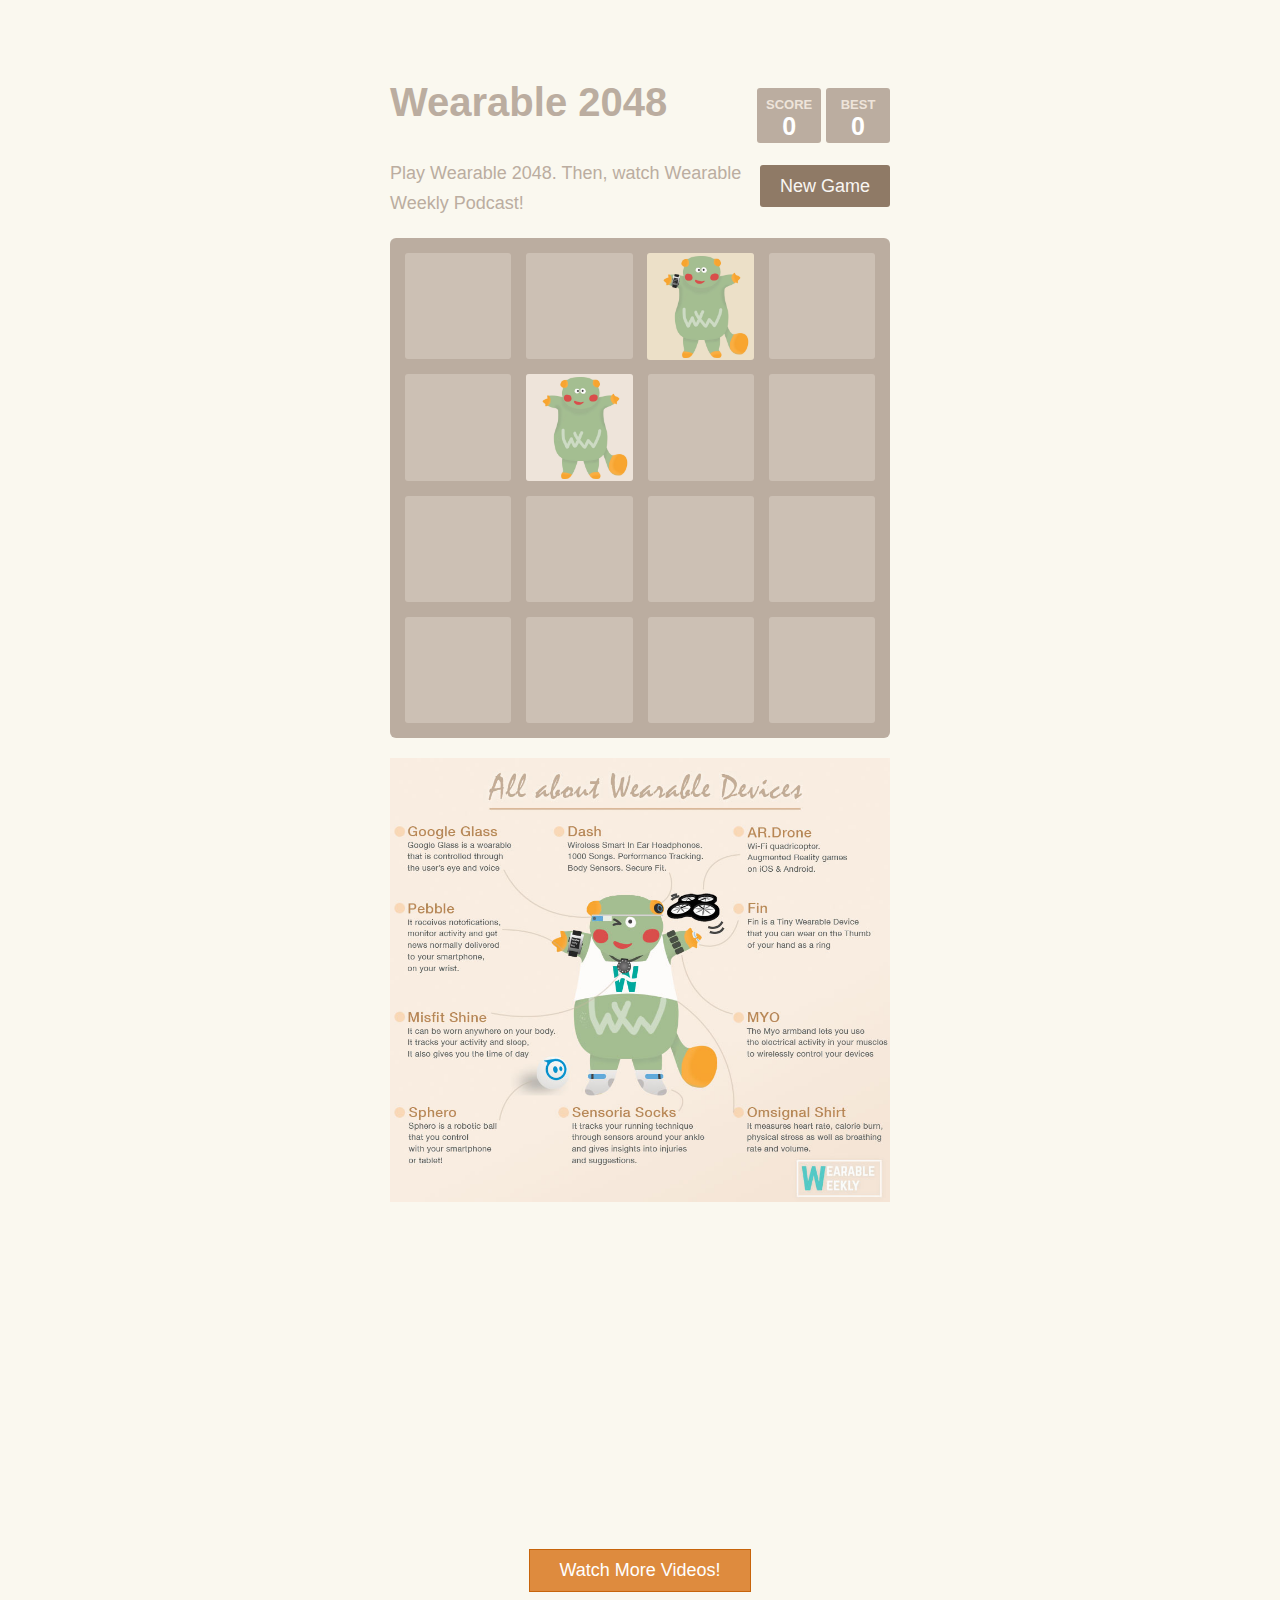
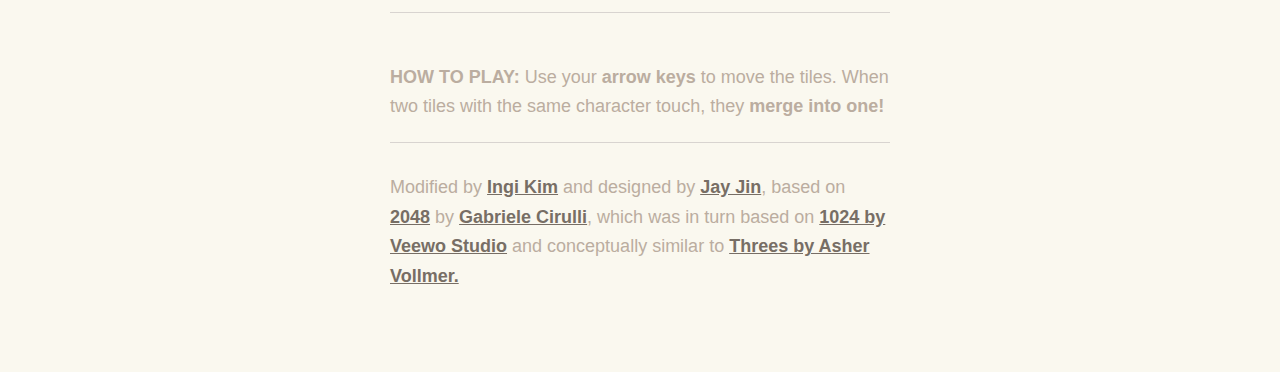
<file: index.html>
<!DOCTYPE html>
<html lang="en" manifest="cache.appcache">
<head>
  <meta charset="utf-8">
  <title>Wearable 2048</title>

  <link href="style/main.css" rel="stylesheet" type="text/css">
  <link href='http://fonts.googleapis.com/css?family=Source+Code+Pro:400,600,700' rel='stylesheet' type='text/css'>
  <link rel="shortcut icon" href="favicon.ico">
  <link rel="apple-touch-icon" href="meta/apple-touch-icon.png">
  <meta name="apple-mobile-web-app-capable" content="yes">
  <meta name="keywords" content="Google Glass, Wearable Device, All About Wearable Technology, Wearable Weekly">
  <meta name="apple-mobile-web-app-status-bar-style" content="black">

  <meta name="HandheldFriendly" content="True">
  <meta name="MobileOptimized" content="320">
  <meta name="viewport" content="width=device-width, target-densitydpi=160dpi, initial-scale=1.0, maximum-scale=1, user-scalable=no, minimal-ui">
  <meta name="format-detection" content="telephone=no" />

  <meta property="og:title" content="2048 game"/>
  <meta property="og:site_name" content="Play Wearable Weekly 2048. Then, watch Wearable Weekly about google glass and wearable technology!"/>
  <meta property="og:image" content="http://gabrielecirulli.github.io/2048/meta/og_image.png"/>
</head>
<body>

<!-- facebook like -->
<div id="fb-root"></div>
<script>(function(d, s, id) {
  var js, fjs = d.getElementsByTagName(s)[0];
  if (d.getElementById(id)) return;
  js = d.createElement(s); js.id = id;
  js.src = "//connect.facebook.net/en_US/sdk.js#xfbml=1&appId=656957347711030&version=v2.0";
  fjs.parentNode.insertBefore(js, fjs);
}(document, 'script', 'facebook-jssdk'));</script>

  <div class="container">
    <div class="heading">
      <h1 class="title">Wearable 2048</h1>
      <div class="scores-container">
        <div class="score-container">0</div>
        <div class="best-container">0</div>
      </div>
    </div>

    <div class="above-game">
      <p class="game-intro">
      <a class="restart-button">New Game</a>
      Play Wearable 2048. Then, watch Wearable Weekly Podcast!
      </p>

      
    </div>

    <div class="game-container">
      <div class="game-message">
        <p></p>
        <div class="lower">
          <a href="http://www.youtube.com/channel/UCeel7z4J9R4PCyPKdz3_8pQ/featured" class="learn learn-low">Watch the Videos!</a>
          <a class="retry-button">Play Again</a>
          <div class="score-sharing"></div>
        </div>
      </div>

      <div class="grid-container">
        <div class="grid-row">
          <div class="grid-cell"></div>
          <div class="grid-cell"></div>
          <div class="grid-cell"></div>
          <div class="grid-cell"></div>
        </div>
        <div class="grid-row">
          <div class="grid-cell"></div>
          <div class="grid-cell"></div>
          <div class="grid-cell"></div>
          <div class="grid-cell"></div>
        </div>
        <div class="grid-row">
          <div class="grid-cell"></div>
          <div class="grid-cell"></div>
          <div class="grid-cell"></div>
          <div class="grid-cell"></div>
        </div>
        <div class="grid-row">
          <div class="grid-cell"></div>
          <div class="grid-cell"></div>
          <div class="grid-cell"></div>
          <div class="grid-cell"></div>
        </div>
      </div>

      <div class="tile-container">

      </div>
    </div>
    <div class="wearable-infographic">
      <img class="wearable" src="style/ww_infographic.jpg">
    </div>
    <div class="video-container">
      <iframe width="560" height="315" src="https://www.youtube.com/embed/ManSkmTM0YA?rel=0" frameborder="0" allowfullscreen></iframe>
    </div>
    <a class="learn" href="http://www.youtube.com/channel/UCeel7z4J9R4PCyPKdz3_8pQ/featured">Watch More Videos!</a>
    
    <hr>
    <p class="game-explanation">
      <strong class="important">How to play:</strong> Use your <strong>arrow keys</strong> to move the tiles. When two tiles with the same character touch, they <strong>merge into one!</strong>
    </p>
    <hr>
    <p>
    Modified by <a class="modify" href="http://ingikim.com/" target="_blank">Ingi Kim</a> and designed by <a class="modify" href="http://milooy.wordpress.com/">Jay Jin</a>, based on <a class="modify" href="http://gabrielecirulli.github.io/2048/">2048</a> by <a class="modify" href="http://gabrielecirulli.com" target="_blank">Gabriele Cirulli</a>, which was in turn based on <a class="modify" href="https://itunes.apple.com/us/app/1024!/id823499224" target="_blank">1024 by Veewo Studio</a> and conceptually similar to <a class="modify" href="http://asherv.com/threes/" target="_blank">Threes by Asher Vollmer.</a>
    </p>
    <div class="fb-like" data-href="http://ingikim.com" data-layout="standard" data-action="like" data-show-faces="true" data-share="true"></div>
  </div>

  <script src="js/bind_polyfill.js"></script>
  <script src="js/classlist_polyfill.js"></script>
  <script src="js/animframe_polyfill.js"></script>
  <script src="js/keyboard_input_manager.js"></script>
  <script src="js/html_actuator.js"></script>
  <script src="js/grid.js"></script>
  <script src="js/tile.js"></script>
  <script src="js/local_storage_manager.js"></script>
  <script src="js/game_manager.js"></script>
  <script src="js/application.js"></script>
        
  <script>!function(d,s,id){var js,fjs=d.getElementsByTagName(s)[0];if(!d.getElementById(id)){js=d.createElement(s);js.id=id;js.src="https://platform.twitter.com/widgets.js";fjs.parentNode.insertBefore(js,fjs);}}(document,"script","twitter-wjs");</script>

</body>
</html>
</file>
<file: style/main.css>
@import url(fonts/clear-sans.css);
@import url("http://fonts.googleapis.com/css?family=Source+Code+Pro:400,600,700");
html, body {
  margin: 0;
  padding: 0;
  background: #faf8ef;
  color: #bbada0;
  font-family: "Clear Sans", "Helvetica Neue", Arial, sans-serif;
  font-family: "Whitney SSm A","Whitney SSm B","Helvetica Neue",Helvetica,Arial,sans-serif;
  font-size: 18px; }

body {
  margin: 80px 0; }


.wearable {
  width: 100%;
  margin-top: 20px;
  margin-bottom: 20px;
}

/* embed youtube */
.video-container {
  position: relative;
  padding-bottom: 56.25%;
  padding-top: 35px;
  height: 0;
  overflow: hidden;
}
.video-container iframe {
  position: absolute;
  top: 0;
  left: 0;
  width: 100%;
  height: 100%;
}


p.learn {
  margin-top: 20px;
}

span.tile-text {
  line-height: 1.25;
}

input {
  display: inline-block;
  background: #8f7a66;
  border-radius: 3px;
  padding: 0 20px;
  text-decoration: none;
  color: #f9f6f2;
  height: 40px;
  line-height: 42px;
  cursor: pointer;
  font: inherit;
  border: none;
  outline: none;
  box-sizing: border-box;
  font-weight: bold;
  margin: 0;
  -webkit-appearance: none;
  -moz-appearance: none;
  appearance: none; }
  input[type="text"], input[type="email"] {
    cursor: auto;
    background: #fcfbf9;
    font-weight: normal;
    color: #776e65;
    padding: 0 15px; }
    input[type="text"]::-webkit-input-placeholder, input[type="email"]::-webkit-input-placeholder {
      color: #9d948c; }
    input[type="text"]::-moz-placeholder, input[type="email"]::-moz-placeholder {
      color: #9d948c; }
    input[type="text"]:-ms-input-placeholder, input[type="email"]:-ms-input-placeholder {
      color: #9d948c; }

.heading:after {
  content: "";
  display: block;
  clear: both; }

h1.title {
  font-size: 40px;
  font-weight: medium;
  margin: 0;
  display: block;
  float: left; }

@-webkit-keyframes move-up {
  0% {
    top: 25px;
    opacity: 1; }

  100% {
    top: -50px;
    opacity: 0; } }
@-moz-keyframes move-up {
  0% {
    top: 25px;
    opacity: 1; }

  100% {
    top: -50px;
    opacity: 0; } }
@keyframes move-up {
  0% {
    top: 25px;
    opacity: 1; }

  100% {
    top: -50px;
    opacity: 0; } }
.scores-container {
  float: right;
  text-align: right; }

.score-container, .best-container {
  position: relative;
  display: inline-block;
  background: #bbada0;
  padding: 15px 25px;
  font-size: 25px;
  height: 25px;
  line-height: 47px;
  font-weight: bold;
  border-radius: 3px;
  color: white;
  margin-top: 8px;
  text-align: center; }
  .score-container:after, .best-container:after {
    position: absolute;
    width: 100%;
    top: 10px;
    left: 0;
    text-transform: uppercase;
    font-size: 13px;
    line-height: 13px;
    text-align: center;
    color: #eee4da; }
  .score-container .score-addition, .best-container .score-addition {
    position: absolute;
    right: 30px;
    color: red;
    font-size: 25px;
    line-height: 25px;
    font-weight: bold;
    color: rgba(119, 110, 101, 0.9);
    z-index: 100;
    -webkit-animation: move-up 600ms ease-in;
    -moz-animation: move-up 600ms ease-in;
    animation: move-up 600ms ease-in;
    -webkit-animation-fill-mode: both;
    -moz-animation-fill-mode: both;
    animation-fill-mode: both; }

.score-container:after {
  content: "Score"; }

.best-container:after {
  content: "Best"; }

p {
  margin-top: 0;
  margin-bottom: 10px;
  line-height: 1.65; }

a {
  font-weight: medium;
  text-decoration: underline;
  cursor: pointer;
   }

/* wearable weekly */
a.modify {
  color: #776e65;
  font-weight: bold;
}

strong.important {
  text-transform: uppercase; }

hr {
  border: none;
  border-bottom: 1px solid #d8d4d0;
  margin-top: 20px;
  margin-bottom: 30px; }

.container {
  width: 500px;
  margin: 0 auto; }

@-webkit-keyframes fade-in {
  0% {
    opacity: 0; }

  100% {
    opacity: 1; } }
@-moz-keyframes fade-in {
  0% {
    opacity: 0; }

  100% {
    opacity: 1; } }
@keyframes fade-in {
  0% {
    opacity: 0; }

  100% {
    opacity: 1; } }
@-webkit-keyframes slide-up {
  0% {
    margin-top: 32%; }

  100% {
    margin-top: 20%; } }
@-moz-keyframes slide-up {
  0% {
    margin-top: 32%; }

  100% {
    margin-top: 20%; } }
@keyframes slide-up {
  0% {
    margin-top: 32%; }

  100% {
    margin-top: 20%; } }
.game-container {
  margin-top: 20px;
  position: relative;
  padding: 15px;
  cursor: default;
  -webkit-touch-callout: none;
  -ms-touch-callout: none;
  -webkit-user-select: none;
  -moz-user-select: none;
  -ms-user-select: none;
  -ms-touch-action: none;
  touch-action: none;
  background: #bbada0;
  border-radius: 6px;
  width: 500px;
  height: 500px;
  -webkit-box-sizing: border-box;
  -moz-box-sizing: border-box;
  box-sizing: border-box; }

.game-message {
  display: none;
  position: absolute;
  top: 0;
  right: 0;
  bottom: 0;
  left: 0;
  background: rgba(150, 150, 150, 0.83);
  z-index: 100;
  padding-top: 40px;
  text-align: center;
  -webkit-animation: fade-in 800ms ease 1200ms;
  -moz-animation: fade-in 800ms ease 1200ms;
  animation: fade-in 800ms ease 1200ms;
  -webkit-animation-fill-mode: both;
  -moz-animation-fill-mode: both;
  animation-fill-mode: both; }
  .game-message p {
    font-size: 60px;
    font-weight: bold;
    height: 60px;
    line-height: 60px;
    margin-top: 222px; }
  .game-message .lower {
    display: block;
    margin-top: 29px; }
  .game-message .mailing-list {
    margin-top: 52px; }
    .game-message .mailing-list strong {
      display: block;
      margin-bottom: 10px; }
    .game-message .mailing-list .mailing-list-email-field {
      width: 230px;
      margin-right: 5px; }
  .game-message a {
    display: inline-block;
    background: #8f7a66;
    border-radius: 3px;
    padding: 0 20px;
    text-decoration: none;
    color: #f9f6f2;
    height: 40px;
    line-height: 42px;
    cursor: pointer;
    margin-left: 9px; }
    .game-message a.keep-playing-button {
      display: none; }
  .game-message .score-sharing {
    display: inline-block;
    vertical-align: middle;
    margin-left: 10px; }
  .game-message.game-won {
    background: rgba(237, 194, 46, 0.5);
    color: #f9f6f2; }
    .game-message.game-won a.keep-playing-button {
      display: inline-block; }
  .game-message.game-won, .game-message.game-over {
    display: block; }
    .game-message.game-won p, .game-message.game-over p {
      -webkit-animation: slide-up 1.5s ease-in-out 2500ms;
      -moz-animation: slide-up 1.5s ease-in-out 2500ms;
      animation: slide-up 1.5s ease-in-out 2500ms;
      -webkit-animation-fill-mode: both;
      -moz-animation-fill-mode: both;
      animation-fill-mode: both; }
    .game-message.game-won .mailing-list, .game-message.game-over .mailing-list {
      -webkit-animation: fade-in 1.5s ease-in-out 2500ms;
      -moz-animation: fade-in 1.5s ease-in-out 2500ms;
      animation: fade-in 1.5s ease-in-out 2500ms;
      -webkit-animation-fill-mode: both;
      -moz-animation-fill-mode: both;
      animation-fill-mode: both; }

.grid-container {
  position: absolute;
  z-index: 1; }

.grid-row {
  margin-bottom: 15px; }
  .grid-row:last-child {
    margin-bottom: 0; }
  .grid-row:after {
    content: "";
    display: block;
    clear: both; }

.grid-cell {
  width: 106.25px;
  height: 106.25px;
  margin-right: 15px;
  float: left;
  border-radius: 3px;
  background: rgba(238, 228, 218, 0.35); }
  .grid-cell:last-child {
    margin-right: 0; }

.tile-container {
  position: absolute;
  z-index: 2; }

.tile, .tile .tile-inner {
  width: 107px;
  height: 107px;
  line-height: 116.25px; }
.tile.tile-position-1-1 {
  -webkit-transform: translate(0px, 0px);
  -moz-transform: translate(0px, 0px);
  transform: translate(0px, 0px); }
.tile.tile-position-1-2 {
  -webkit-transform: translate(0px, 121px);
  -moz-transform: translate(0px, 121px);
  transform: translate(0px, 121px); }
.tile.tile-position-1-3 {
  -webkit-transform: translate(0px, 242px);
  -moz-transform: translate(0px, 242px);
  transform: translate(0px, 242px); }
.tile.tile-position-1-4 {
  -webkit-transform: translate(0px, 363px);
  -moz-transform: translate(0px, 363px);
  transform: translate(0px, 363px); }
.tile.tile-position-2-1 {
  -webkit-transform: translate(121px, 0px);
  -moz-transform: translate(121px, 0px);
  transform: translate(121px, 0px); }
.tile.tile-position-2-2 {
  -webkit-transform: translate(121px, 121px);
  -moz-transform: translate(121px, 121px);
  transform: translate(121px, 121px); }
.tile.tile-position-2-3 {
  -webkit-transform: translate(121px, 242px);
  -moz-transform: translate(121px, 242px);
  transform: translate(121px, 242px); }
.tile.tile-position-2-4 {
  -webkit-transform: translate(121px, 363px);
  -moz-transform: translate(121px, 363px);
  transform: translate(121px, 363px); }
.tile.tile-position-3-1 {
  -webkit-transform: translate(242px, 0px);
  -moz-transform: translate(242px, 0px);
  transform: translate(242px, 0px); }
.tile.tile-position-3-2 {
  -webkit-transform: translate(242px, 121px);
  -moz-transform: translate(242px, 121px);
  transform: translate(242px, 121px); }
.tile.tile-position-3-3 {
  -webkit-transform: translate(242px, 242px);
  -moz-transform: translate(242px, 242px);
  transform: translate(242px, 242px); }
.tile.tile-position-3-4 {
  -webkit-transform: translate(242px, 363px);
  -moz-transform: translate(242px, 363px);
  transform: translate(242px, 363px); }
.tile.tile-position-4-1 {
  -webkit-transform: translate(363px, 0px);
  -moz-transform: translate(363px, 0px);
  transform: translate(363px, 0px); }
.tile.tile-position-4-2 {
  -webkit-transform: translate(363px, 121px);
  -moz-transform: translate(363px, 121px);
  transform: translate(363px, 121px); }
.tile.tile-position-4-3 {
  -webkit-transform: translate(363px, 242px);
  -moz-transform: translate(363px, 242px);
  transform: translate(363px, 242px); }
.tile.tile-position-4-4 {
  -webkit-transform: translate(363px, 363px);
  -moz-transform: translate(363px, 363px);
  transform: translate(363px, 363px); }

.tile {
  position: absolute;
  -webkit-transition: 100ms ease-in-out;
  -moz-transition: 100ms ease-in-out;
  transition: 100ms ease-in-out;
  -webkit-transition-property: -webkit-transform;
  -moz-transition-property: -moz-transform;
  transition-property: transform; }
  .tile .tile-inner {
    border-radius: 3px;
    background: #f5f5f5;
    text-align: center;
    font-weight: bold;
    z-index: 10;
    font-family: 'Source Code Pro', Courier;
    font-size: 16px; 
    color: #354b59;}
  .tile.tile-2 .tile-inner {
    background: url('../tile-sets/wearable-weekly/ww_1.jpg');
    background-size: 100%;
    color: rgba(0,0,0,0);
    box-shadow: 0 0 30px 10px rgba(243, 215, 116, 0), inset 0 0 0 1px rgba(255, 255, 255, 0); }
  .tile.tile-4 .tile-inner {
    background: url('../tile-sets/wearable-weekly/ww_2.jpg');
    background-size: 100%;
    color: rgba(0,0,0,0);
    box-shadow: 0 0 30px 10px rgba(243, 215, 116, 0), inset 0 0 0 1px rgba(255, 255, 255, 0); }
  .tile.tile-8 .tile-inner {
    background: url('../tile-sets/wearable-weekly/ww_3.jpg');
    background-size: 100%;
    color: rgba(0,0,0,0);
    font-weight: medium;
    font-size: 11px;
  }
  .tile.tile-16 .tile-inner {
    background: url('../tile-sets/wearable-weekly/ww_4.jpg');
    background-size: 100%;
    color: rgba(0,0,0,0);
    font-weight: medium;
    font-size: 10px;
  }
  .tile.tile-32 .tile-inner {
    background: url('../tile-sets/wearable-weekly/ww_5.jpg');
    background-size: 100%;
    color: rgba(0,0,0,0);
    font-size: 14px;
  }
  .tile.tile-64 .tile-inner {
    background: url('../tile-sets/wearable-weekly/ww_6.jpg');
    background-size: 100%;
    color: rgba(0,0,0,0);
    font-size: 14px;

  }
  .tile.tile-128 .tile-inner {
    font-weight: medium;
    background: url('../tile-sets/wearable-weekly/ww_7.jpg');
    background-size: 100%;
    color: rgba(0,0,0,0);
    box-shadow: 0 0 30px 10px rgba(243, 215, 116, 0.2381), inset 0 0 0 1px rgba(255, 255, 255, 0.14286);
    font-size: 12px; }
    @media screen and (max-width: 520px) {
      .tile.tile-128 .tile-inner {
        font-size: 12px; } }
  .tile.tile-256 .tile-inner {
    background: url('../tile-sets/wearable-weekly/ww_8.jpg');
    background-size: 100%;
    color: rgba(0,0,0,0);
    box-shadow: 0 0 30px 10px rgba(243, 215, 116, 0.31746), inset 0 0 0 1px rgba(255, 255, 255, 0.19048);
    font-size: 14px; }
    @media screen and (max-width: 520px) {
      .tile.tile-256 .tile-inner {
        font-size: 16px; } }
  .tile.tile-512 .tile-inner {
    background: url('../tile-sets/wearable-weekly/ww_9.jpg');
    background-size: 100%;
    color: rgba(0,0,0,0);
    box-shadow: 0 0 30px 10px rgba(243, 215, 116, 0.39683), inset 0 0 0 1px rgba(255, 255, 255, 0.2381);
    font-size: 13px; }
    @media screen and (max-width: 520px) {
      .tile.tile-512 .tile-inner {
        font-size: 13px; } }
  .tile.tile-1024 .tile-inner {
    background: url('../tile-sets/wearable-weekly/ww_10.jpg');
    background-size: 100%;
    color: rgba(0,0,0,0);
    box-shadow: 0 0 30px 10px rgba(243, 215, 116, 0.47619), inset 0 0 0 1px rgba(255, 255, 255, 0.28571);
    font-size: 10px; }
    @media screen and (max-width: 520px) {
      .tile.tile-1024 .tile-inner {
        font-size: 10px; } }
  .tile.tile-2048 .tile-inner {
    background: url('../tile-sets/wearable-weekly/ww_11.jpg');
    background-size: 100%;
    color: rgba(0,0,0,0);
    box-shadow: 0 0 30px 10px rgba(243, 215, 116, 0.55556), inset 0 0 0 1px rgba(255, 255, 255, 0.33333);
    font-size: 10px; }
    @media screen and (max-width: 520px) {
      .tile.tile-2048 .tile-inner {
        font-size: 10px; } }
  .tile.tile-super .tile-inner {
    color: #f9f6f2;
    background: #3c3a32;
    font-weight: medium;
    font-size: 12px; }
    @media screen and (max-width: 520px) {
      .tile.tile-super .tile-inner {
        font-size: 10px; } }

@-webkit-keyframes appear {
  0% {
    opacity: 0;
    -webkit-transform: scale(0);
    -moz-transform: scale(0);
    transform: scale(0); }

  100% {
    opacity: 1;
    -webkit-transform: scale(1);
    -moz-transform: scale(1);
    transform: scale(1); } }
@-moz-keyframes appear {
  0% {
    opacity: 0;
    -webkit-transform: scale(0);
    -moz-transform: scale(0);
    transform: scale(0); }

  100% {
    opacity: 1;
    -webkit-transform: scale(1);
    -moz-transform: scale(1);
    transform: scale(1); } }
@keyframes appear {
  0% {
    opacity: 0;
    -webkit-transform: scale(0);
    -moz-transform: scale(0);
    transform: scale(0); }

  100% {
    opacity: 1;
    -webkit-transform: scale(1);
    -moz-transform: scale(1);
    transform: scale(1); } }
.tile-new .tile-inner {
  -webkit-animation: appear 200ms ease 100ms;
  -moz-animation: appear 200ms ease 100ms;
  animation: appear 200ms ease 100ms;
  -webkit-animation-fill-mode: backwards;
  -moz-animation-fill-mode: backwards;
  animation-fill-mode: backwards; }

@-webkit-keyframes pop {
  0% {
    -webkit-transform: scale(0);
    -moz-transform: scale(0);
    transform: scale(0); }

  50% {
    -webkit-transform: scale(1.2);
    -moz-transform: scale(1.2);
    transform: scale(1.2); }

  100% {
    -webkit-transform: scale(1);
    -moz-transform: scale(1);
    transform: scale(1); } }
@-moz-keyframes pop {
  0% {
    -webkit-transform: scale(0);
    -moz-transform: scale(0);
    transform: scale(0); }

  50% {
    -webkit-transform: scale(1.2);
    -moz-transform: scale(1.2);
    transform: scale(1.2); }

  100% {
    -webkit-transform: scale(1);
    -moz-transform: scale(1);
    transform: scale(1); } }
@keyframes pop {
  0% {
    -webkit-transform: scale(0);
    -moz-transform: scale(0);
    transform: scale(0); }

  50% {
    -webkit-transform: scale(1.2);
    -moz-transform: scale(1.2);
    transform: scale(1.2); }

  100% {
    -webkit-transform: scale(1);
    -moz-transform: scale(1);
    transform: scale(1); } }
.tile-merged .tile-inner {
  z-index: 20;
  -webkit-animation: pop 200ms ease 100ms;
  -moz-animation: pop 200ms ease 100ms;
  animation: pop 200ms ease 100ms;
  -webkit-animation-fill-mode: backwards;
  -moz-animation-fill-mode: backwards;
  animation-fill-mode: backwards; }

.above-game {
  margin-top: 10px;
}

.above-game:after {
  content: "";
  display: block;
  clear: both; }

.game-intro {
  margin-top: 5px;
  float: left;
  line-height: 30px;
  margin-bottom: 0; }

.game-explanation {
  margin-top: 50px; }

.sharing {
  margin-top: 20px;
  text-align: center; }
  .sharing > iframe, .sharing > span, .sharing > form {
    display: inline-block;
    vertical-align: middle; }

@media screen and (max-width: 520px) {
  html, body {
    font-size: 15px; }

  .wearable {
    width: 100%;
  }

  body {
    margin: 20px 0;
    padding: 0 20px; }

  h1.title {
    font-size: 17px;
    margin-top: 15px; }

  .container {
    width: 280px;
    margin: 0 auto; }

  .score-container, .best-container {
    margin-top: 0;
    padding: 15px 10px;
    min-width: 40px; }

  .heading {
    margin-bottom: 10px; }

  .game-intro {
    width: 100%;
    display: block;
    box-sizing: border-box;
    line-height: 1.65; }

  .restart-button, .retry-button {
    width: 42%;
    padding: 0;
    display: block;
    box-sizing: border-box;
    margin-top: 2px; }

  .game-container {
    margin-top: 17px;
    position: relative;
    padding: 10px;
    cursor: default;
    -webkit-touch-callout: none;
    -ms-touch-callout: none;
    -webkit-user-select: none;
    -moz-user-select: none;
    -ms-user-select: none;
    -ms-touch-action: none;
    touch-action: none;
    background: #bbada0;
    border-radius: 6px;
    width: 280px;
    height: 280px;
    -webkit-box-sizing: border-box;
    -moz-box-sizing: border-box;
    box-sizing: border-box; }

  .game-message {
    display: none;
    position: absolute;
    top: 0;
    right: 0;
    bottom: 0;
    left: 0;
    background: rgba(238, 228, 218, 0.73);
    z-index: 100;
    padding-top: 40px;
    text-align: center;
    -webkit-animation: fade-in 800ms ease 1200ms;
    -moz-animation: fade-in 800ms ease 1200ms;
    animation: fade-in 800ms ease 1200ms;
    -webkit-animation-fill-mode: both;
    -moz-animation-fill-mode: both;
    animation-fill-mode: both; }
    .game-message p {
      font-size: 60px;
      font-weight: bold;
      height: 60px;
      line-height: 60px;
      margin-top: 222px; }
    .game-message .lower {
      display: block;
      margin-top: 29px; }
    .game-message .mailing-list {
      margin-top: 52px; }
      .game-message .mailing-list strong {
        display: block;
        margin-bottom: 10px; }
      .game-message .mailing-list .mailing-list-email-field {
        width: 230px;
        margin-right: 5px; }
    .game-message a {
      display: inline-block;
      background: #8f7a66;
      border-radius: 3px;
      padding: 0 20px;
      text-decoration: none;
      color: #f9f6f2;
      height: 40px;
      line-height: 42px;
      cursor: pointer;
      margin-left: 9px; }
      .game-message a.keep-playing-button {
        display: none; }
    .game-message .score-sharing {
      display: inline-block;
      vertical-align: middle;
      margin-left: 10px; }
    .game-message.game-won {
      background: rgba(237, 194, 46, 0.5);
      color: #f9f6f2; }
      .game-message.game-won a.keep-playing-button {
        display: inline-block; }
    .game-message.game-won, .game-message.game-over {
      display: block; }
      .game-message.game-won p, .game-message.game-over p {
        -webkit-animation: slide-up 1.5s ease-in-out 2500ms;
        -moz-animation: slide-up 1.5s ease-in-out 2500ms;
        animation: slide-up 1.5s ease-in-out 2500ms;
        -webkit-animation-fill-mode: both;
        -moz-animation-fill-mode: both;
        animation-fill-mode: both; }
      .game-message.game-won .mailing-list, .game-message.game-over .mailing-list {
        -webkit-animation: fade-in 1.5s ease-in-out 2500ms;
        -moz-animation: fade-in 1.5s ease-in-out 2500ms;
        animation: fade-in 1.5s ease-in-out 2500ms;
        -webkit-animation-fill-mode: both;
        -moz-animation-fill-mode: both;
        animation-fill-mode: both; }

  .grid-container {
    position: absolute;
    z-index: 1; }

  .grid-row {
    margin-bottom: 10px; }
    .grid-row:last-child {
      margin-bottom: 0; }
    .grid-row:after {
      content: "";
      display: block;
      clear: both; }

  .grid-cell {
    width: 57.5px;
    height: 57.5px;
    margin-right: 10px;
    float: left;
    border-radius: 3px;
    background: rgba(238, 228, 218, 0.35); }
    .grid-cell:last-child {
      margin-right: 0; }

  .tile-container {
    position: absolute;
    z-index: 2; }

  .tile, .tile .tile-inner {
    width: 58px;
    height: 58px;
    line-height: 67.5px; }
  .tile.tile-position-1-1 {
    -webkit-transform: translate(0px, 0px);
    -moz-transform: translate(0px, 0px);
    transform: translate(0px, 0px); }
  .tile.tile-position-1-2 {
    -webkit-transform: translate(0px, 67px);
    -moz-transform: translate(0px, 67px);
    transform: translate(0px, 67px); }
  .tile.tile-position-1-3 {
    -webkit-transform: translate(0px, 135px);
    -moz-transform: translate(0px, 135px);
    transform: translate(0px, 135px); }
  .tile.tile-position-1-4 {
    -webkit-transform: translate(0px, 202px);
    -moz-transform: translate(0px, 202px);
    transform: translate(0px, 202px); }
  .tile.tile-position-2-1 {
    -webkit-transform: translate(67px, 0px);
    -moz-transform: translate(67px, 0px);
    transform: translate(67px, 0px); }
  .tile.tile-position-2-2 {
    -webkit-transform: translate(67px, 67px);
    -moz-transform: translate(67px, 67px);
    transform: translate(67px, 67px); }
  .tile.tile-position-2-3 {
    -webkit-transform: translate(67px, 135px);
    -moz-transform: translate(67px, 135px);
    transform: translate(67px, 135px); }
  .tile.tile-position-2-4 {
    -webkit-transform: translate(67px, 202px);
    -moz-transform: translate(67px, 202px);
    transform: translate(67px, 202px); }
  .tile.tile-position-3-1 {
    -webkit-transform: translate(135px, 0px);
    -moz-transform: translate(135px, 0px);
    transform: translate(135px, 0px); }
  .tile.tile-position-3-2 {
    -webkit-transform: translate(135px, 67px);
    -moz-transform: translate(135px, 67px);
    transform: translate(135px, 67px); }
  .tile.tile-position-3-3 {
    -webkit-transform: translate(135px, 135px);
    -moz-transform: translate(135px, 135px);
    transform: translate(135px, 135px); }
  .tile.tile-position-3-4 {
    -webkit-transform: translate(135px, 202px);
    -moz-transform: translate(135px, 202px);
    transform: translate(135px, 202px); }
  .tile.tile-position-4-1 {
    -webkit-transform: translate(202px, 0px);
    -moz-transform: translate(202px, 0px);
    transform: translate(202px, 0px); }
  .tile.tile-position-4-2 {
    -webkit-transform: translate(202px, 67px);
    -moz-transform: translate(202px, 67px);
    transform: translate(202px, 67px); }
  .tile.tile-position-4-3 {
    -webkit-transform: translate(202px, 135px);
    -moz-transform: translate(202px, 135px);
    transform: translate(202px, 135px); }
  .tile.tile-position-4-4 {
    -webkit-transform: translate(202px, 202px);
    -moz-transform: translate(202px, 202px);
    transform: translate(202px, 202px); }

  .tile .tile-inner {
    font-size: 35px; }

  .game-message {
    padding-top: 0; }
    .game-message p {
      font-size: 30px !important;
      height: 30px !important;
      line-height: 30px !important;
      margin-top: 32% !important;
      margin-bottom: 0 !important; }
    .game-message .lower {
      margin-top: 10px !important; }
    .game-message.game-won .score-sharing {
      margin-top: 10px; }
    .game-message.game-over .mailing-list {
      margin-top: 25px; }
    .game-message .mailing-list {
      margin-top: 10px; }
      .game-message .mailing-list .mailing-list-email-field {
        width: 180px; }

  .sharing > iframe, .sharing > span, .sharing > form {
    display: block;
    margin: 0 auto;
    margin-bottom: 20px; } }
.pp-donate button {
  -webkit-appearance: none;
  -moz-appearance: none;
  appearance: none;
  border: none;
  font: inherit;
  color: inherit;
  display: inline-block;
  background: #8f7a66;
  border-radius: 3px;
  padding: 0 20px;
  text-decoration: none;
  color: #f9f6f2;
  height: 40px;
  line-height: 42px;
  cursor: pointer; }
  .pp-donate button img {
    vertical-align: -4px;
    margin-right: 8px; }

.btc-donate {
  position: relative;
  margin-left: 10px;
  display: inline-block;
  background: #8f7a66;
  border-radius: 3px;
  padding: 0 20px;
  text-decoration: none;
  color: #f9f6f2;
  height: 40px;
  line-height: 42px;
  cursor: pointer; }
  .btc-donate img {
    vertical-align: -4px;
    margin-right: 8px; }
  .btc-donate a {
    color: #f9f6f2;
    text-decoration: none;
    font-weight: normal; }
  .btc-donate .address {
    cursor: auto;
    position: absolute;
    width: 340px;
    right: 50%;
    margin-right: -170px;
    padding-bottom: 7px;
    top: -30px;
    opacity: 0;
    pointer-events: none;
    -webkit-transition: 400ms ease;
    -moz-transition: 400ms ease;
    transition: 400ms ease;
    -webkit-transition-property: top, opacity;
    -moz-transition-property: top, opacity;
    transition-property: top, opacity; }
    .btc-donate .address:after {
      position: absolute;
      border-top: 10px solid #bbada0;
      border-right: 7px solid transparent;
      border-left: 7px solid transparent;
      content: "";
      bottom: 0px;
      left: 50%;
      margin-left: -7px; }
    .btc-donate .address code {
      background-color: #bbada0;
      padding: 10px 15px;
      width: 100%;
      border-radius: 3px;
      line-height: 1;
      font-weight: normal;
      font-size: 15px;
      font-family: Consolas, "Liberation Mono", Courier, monospace;
      text-align: center; }
  .btc-donate:hover .address, .btc-donate .address:hover .address {
    opacity: 1;
    top: -45px;
    pointer-events: auto; }
  @media screen and (max-width: 480px) {
    .btc-donate {
      width: 120px; }
      .btc-donate .address {
        margin-right: -150px;
        width: 300px; }
        .btc-donate .address code {
          font-size: 13px; }
        .btc-donate .address:after {
          left: 50%;
          bottom: 2px; } }
a.learn, a.keep-playing-button {
  background-color: #de8b3e;
  text-decoration: none;
  border: 1px solid;
  border-color: #c7640b;
  color: white;
  border-radius: 0;
  margin: 0 auto;
  margin-top: 5px;
  display: block;
  width: 200px;
  padding: 10px;
  text-align: center;
}
a.learn:visited, a.keep-playing-button {
  }
a.learn:hover, a.keep-playing-button:hover, a.learn-low:hover {
  background-image: linear-gradient(to bottom,#f59a18 0,#f27d13 100%);
  background-repeat: repeat-x;
}
.restart-button, a.retry-button {
  display: inline-block;
  background: #8f7a66;
  border-radius: 3px;
  padding: 0 20px;
  text-decoration: none;
  color: #f9f6f2;
  line-height: 42px;
  cursor: pointer;
  display: block;
  text-align: center;
  float: right; 
  margin-top: 7px;
}

a.retry-button, a.learn-low {
  width: 150px;
  height: 40px;
  padding: 0;
  border-radius: 0;
  background-color:black;
  display: inline-block;
  margin: 0;
  line-height: 42px;
}

a.learn-low {
  margin-right: 10px;
}

a.retry-button {
  margin-left: 10px;
  float: center;
}
</file>
